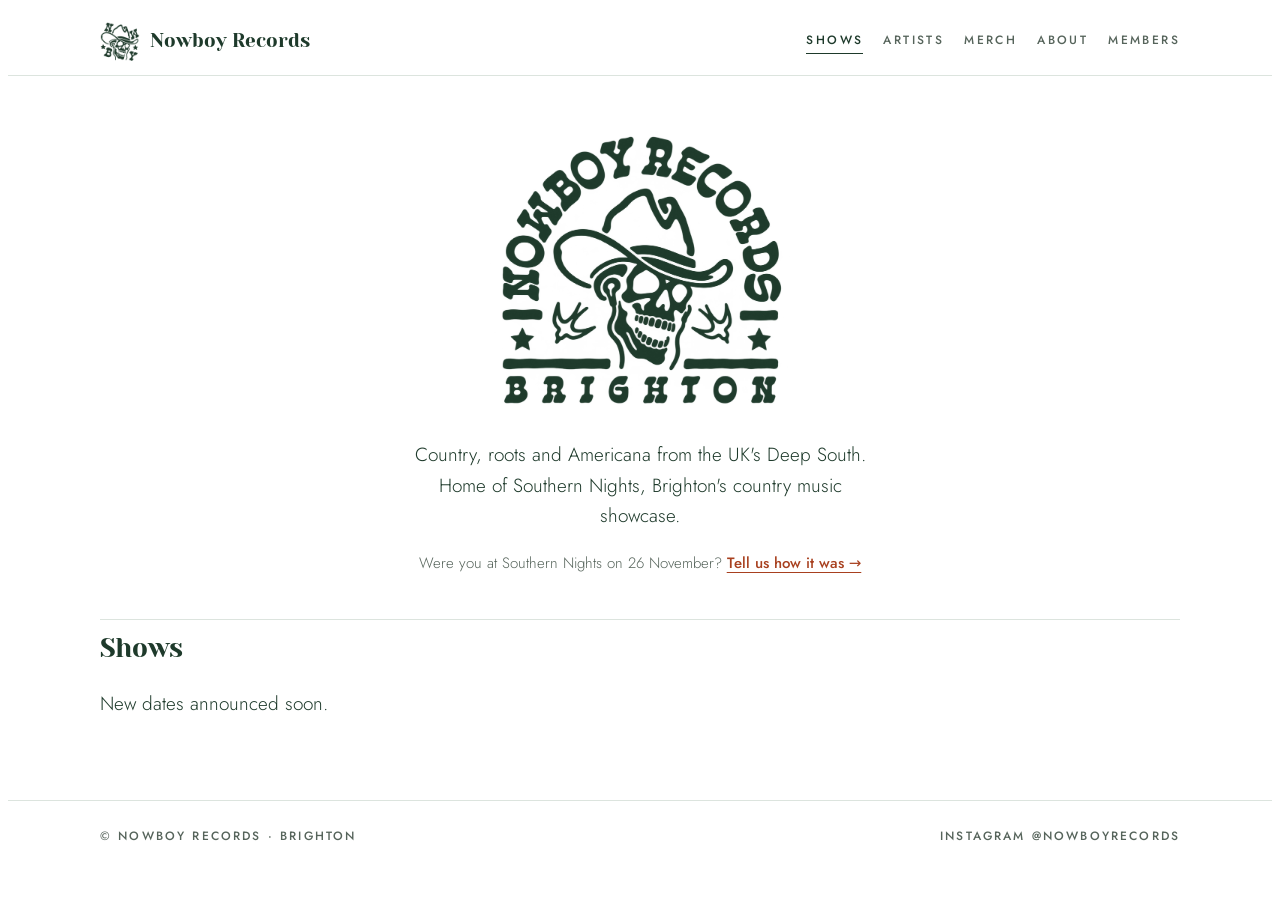
<file: index.html>
<!doctype html>
<html lang="en">
<head>
<meta charset="utf-8">
<meta name="viewport" content="width=device-width, initial-scale=1, viewport-fit=cover">
<link rel="icon" href="favicon.png">
<title>Nowboy Records</title>
<meta name="claude:viewport-fit-sides" content="cover">
<meta name="description" content="Country, roots and Americana from the UK's Deep South. Home of Southern Nights, Brighton's country music showcase.">
<link rel="preconnect" href="https://fonts.googleapis.com">
<link rel="preconnect" href="https://fonts.gstatic.com" crossorigin>
<link rel="stylesheet" href="https://fonts.googleapis.com/css2?family=Jost:wght@300..600&family=Yeseva+One&display=swap">
<link rel="stylesheet" href="site.css">
</head>
<body>
<div class="topbar" id="topbar">
  <div class="wrap">
    <a class="brand" href="index.html"><span class="brand-mark" aria-hidden="true"></span>Nowboy Records</a>
    <nav class="nav"><a href="index.html" aria-current="page">Shows</a><a href="artists.html">Artists</a><a href="merch.html">Merch</a><a href="about.html">About</a><a href="members.html">Members</a></nav>
  </div>
</div>
<header class="masthead">
  <div class="wrap">
    <h1 class="sr">Nowboy Records</h1>
    <div class="logo" role="img" aria-label="Nowboy Records, Brighton"></div>
    <p class="standfirst">Country, roots and Americana from the UK's Deep South. Home of Southern Nights, Brighton's country music showcase.</p>
    <p class="notice">Were you at Southern Nights on 26 November? <a href="https://tally.so/r/8NxpEz" target="_blank" rel="noopener">Tell us how it was &rarr;</a></p>
  </div>
</header>

<main class="wrap">
  <div class="head"><h2>Shows</h2><p class="eyebrow" id="count"></p></div>
  <ul class="shows" id="shows"></ul>
</main>

<script>
/* ===== EDIT YOUR SHOWS HERE =====
   One block per show. Put the poster image in the "posters" folder and
   write its file name in poster (leave "" for a plain card).
   Past shows disappear on their own. */
const SHOWS = [
  {
    name: "Southern Nights",
    date: "2026-11-26",
    time: "7:00pm",
    venue: "Alphabet, Brighton",
    poster: "posters/southern-nights-alphabet.jpg",
    tickets: "https://buytickets.at/nowboyrecords/2424887"
  }
];
/* ===== END OF EDITING ===== */

const esc = s => String(s).replace(/[&<>"]/g, c => ({ "&": "&amp;", "<": "&lt;", ">": "&gt;", '"': "&quot;" }[c]));
const today = new Date(); today.setHours(0, 0, 0, 0);
const fmt = d => d.toLocaleDateString("en-GB", { weekday: "short", day: "numeric", month: "long" });

const upcoming = SHOWS
  .filter(s => new Date(s.date + "T23:59:59") >= today)
  .sort((a, b) => a.date.localeCompare(b.date));

document.getElementById("count").textContent =
  upcoming.length === 1 ? "One date" : upcoming.length ? upcoming.length + " dates" : "";

document.getElementById("shows").innerHTML = upcoming.length ? upcoming.map(s => {
  const when = fmt(new Date(s.date + "T12:00:00"));
  const art = s.poster
    ? `<img src="${esc(s.poster)}" alt="${esc(s.name)} poster" loading="lazy">`
    : `<span class="placeholder"><span class="pname">${esc(s.name)}</span><span class="pwhen">${esc(when)}</span></span>`;
  return `<li class="show"><a href="${esc(s.tickets)}" target="_blank" rel="noopener">
    <span class="poster">${art}</span>
    <h3>${esc(s.name)}</h3>
    <p class="when">${esc(when)} &middot; ${esc(s.time)}<br>${esc(s.venue)}</p>
    <p class="go">Get tickets &rarr;</p>
  </a></li>`;
}).join("") : `<li><p class="standfirst">New dates announced soon.</p></li>`;
</script>
<footer>
  <div class="wrap">
    <span>&copy; Nowboy Records &middot; Brighton</span>
    <a href="https://www.instagram.com/nowboyrecords/" target="_blank" rel="noopener">Instagram @nowboyrecords</a>
  </div>
</footer>
<script>
/* Top bar slides away as you scroll down and comes back as you scroll up. */
(function () {
  var bar = document.getElementById("topbar"), last = window.scrollY, ticking = false;
  function update() {
    var y = window.scrollY;
    if (y > last + 6 && y > 140) bar.classList.add("is-away");
    else if (y < last - 6) bar.classList.remove("is-away");
    last = y; ticking = false;
  }
  addEventListener("scroll", function () {
    if (!ticking) { ticking = true; requestAnimationFrame(update); }
  }, { passive: true });
})();
</script>
</body>
</html>
</file>
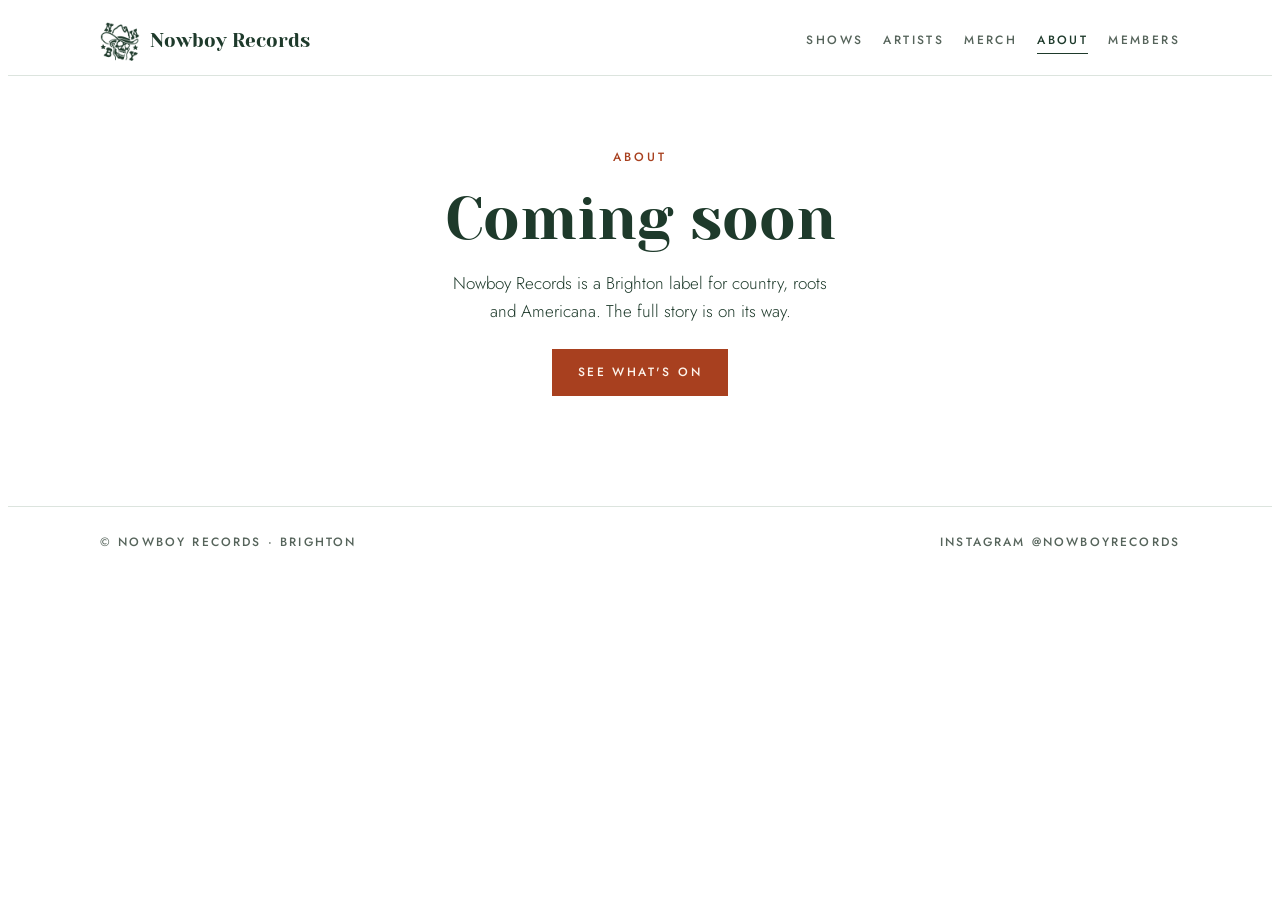
<file: about.html>
<!doctype html>
<html lang="en">
<head>
<meta charset="utf-8">
<meta name="viewport" content="width=device-width, initial-scale=1, viewport-fit=cover">
<link rel="icon" href="favicon.png">
<title>About &middot; Nowboy Records</title>
<meta name="claude:viewport-fit-sides" content="cover">
<meta name="description" content="About Nowboy Records, a Brighton label for country, roots and Americana.">
<link rel="preconnect" href="https://fonts.googleapis.com">
<link rel="preconnect" href="https://fonts.gstatic.com" crossorigin>
<link rel="stylesheet" href="https://fonts.googleapis.com/css2?family=Jost:wght@300..600&family=Yeseva+One&display=swap">
<link rel="stylesheet" href="site.css">
</head>
<body>
<div class="topbar" id="topbar">
  <div class="wrap">
    <a class="brand" href="index.html"><span class="brand-mark" aria-hidden="true"></span>Nowboy Records</a>
    <nav class="nav"><a href="index.html">Shows</a><a href="artists.html">Artists</a><a href="merch.html">Merch</a><a href="about.html" aria-current="page">About</a><a href="members.html">Members</a></nav>
  </div>
</div>
<main class="soon">
  <div class="wrap">
    <p class="eyebrow">About</p>
    <h1>Coming soon</h1>
    <p>Nowboy Records is a Brighton label for country, roots and Americana. The full story is on its way.</p>
    <a class="btn" href="index.html">See what's on</a>
  </div>
</main>
<footer>
  <div class="wrap">
    <span>&copy; Nowboy Records &middot; Brighton</span>
    <a href="https://www.instagram.com/nowboyrecords/" target="_blank" rel="noopener">Instagram @nowboyrecords</a>
  </div>
</footer>
<script>
/* Top bar slides away as you scroll down and comes back as you scroll up. */
(function () {
  var bar = document.getElementById("topbar"), last = window.scrollY, ticking = false;
  function update() {
    var y = window.scrollY;
    if (y > last + 6 && y > 140) bar.classList.add("is-away");
    else if (y < last - 6) bar.classList.remove("is-away");
    last = y; ticking = false;
  }
  addEventListener("scroll", function () {
    if (!ticking) { ticking = true; requestAnimationFrame(update); }
  }, { passive: true });
})();
</script>
</body>
</html>
</file>
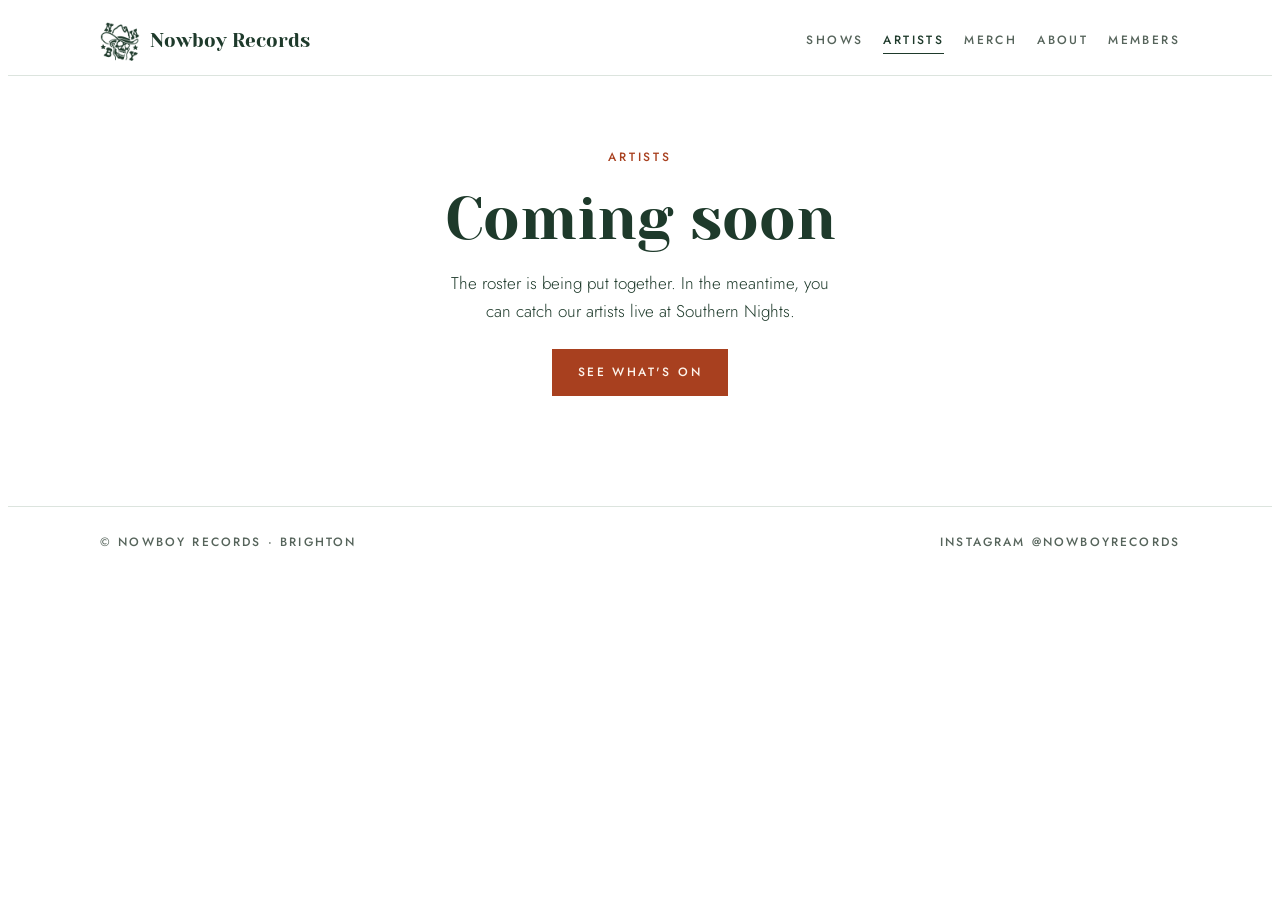
<file: artists.html>
<!doctype html>
<html lang="en">
<head>
<meta charset="utf-8">
<meta name="viewport" content="width=device-width, initial-scale=1, viewport-fit=cover">
<link rel="icon" href="favicon.png">
<title>Artists &middot; Nowboy Records</title>
<meta name="claude:viewport-fit-sides" content="cover">
<meta name="description" content="The Nowboy Records roster. Coming soon.">
<link rel="preconnect" href="https://fonts.googleapis.com">
<link rel="preconnect" href="https://fonts.gstatic.com" crossorigin>
<link rel="stylesheet" href="https://fonts.googleapis.com/css2?family=Jost:wght@300..600&family=Yeseva+One&display=swap">
<link rel="stylesheet" href="site.css">
</head>
<body>
<div class="topbar" id="topbar">
  <div class="wrap">
    <a class="brand" href="index.html"><span class="brand-mark" aria-hidden="true"></span>Nowboy Records</a>
    <nav class="nav"><a href="index.html">Shows</a><a href="artists.html" aria-current="page">Artists</a><a href="merch.html">Merch</a><a href="about.html">About</a><a href="members.html">Members</a></nav>
  </div>
</div>
<main class="soon">
  <div class="wrap">
    <p class="eyebrow">Artists</p>
    <h1>Coming soon</h1>
    <p>The roster is being put together. In the meantime, you can catch our artists live at Southern Nights.</p>
    <a class="btn" href="index.html">See what's on</a>
  </div>
</main>
<footer>
  <div class="wrap">
    <span>&copy; Nowboy Records &middot; Brighton</span>
    <a href="https://www.instagram.com/nowboyrecords/" target="_blank" rel="noopener">Instagram @nowboyrecords</a>
  </div>
</footer>
<script>
/* Top bar slides away as you scroll down and comes back as you scroll up. */
(function () {
  var bar = document.getElementById("topbar"), last = window.scrollY, ticking = false;
  function update() {
    var y = window.scrollY;
    if (y > last + 6 && y > 140) bar.classList.add("is-away");
    else if (y < last - 6) bar.classList.remove("is-away");
    last = y; ticking = false;
  }
  addEventListener("scroll", function () {
    if (!ticking) { ticking = true; requestAnimationFrame(update); }
  }, { passive: true });
})();
</script>
</body>
</html>
</file>
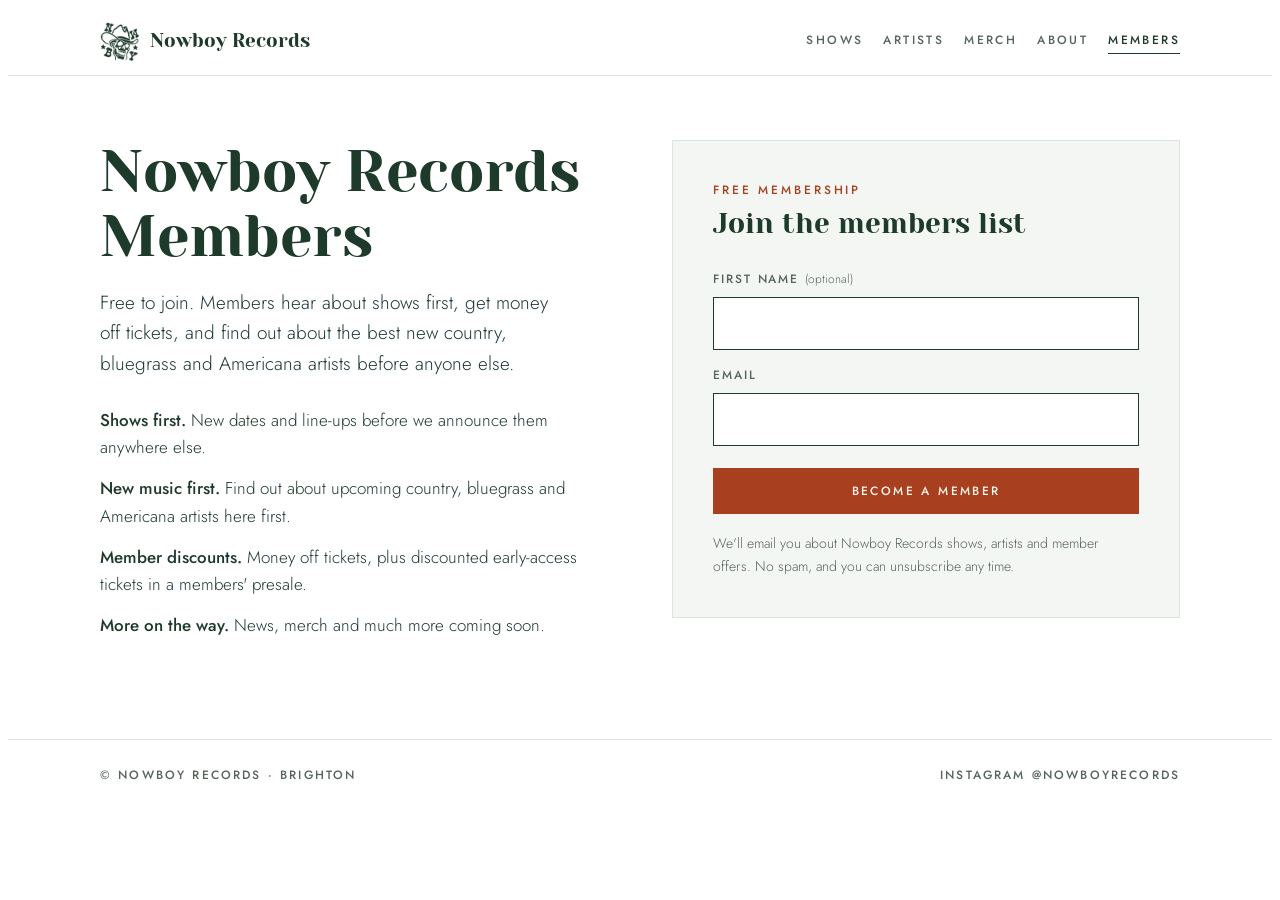
<file: members.html>
<!doctype html>
<html lang="en">
<head>
<meta charset="utf-8">
<meta name="viewport" content="width=device-width, initial-scale=1, viewport-fit=cover">
<link rel="icon" href="favicon.png">
<title>Members &middot; Nowboy Records</title>
<meta name="claude:viewport-fit-sides" content="cover">
<meta name="description" content="Join Nowboy Records Members for free. Hear about Southern Nights shows first, get member discounts on tickets and discover new country, bluegrass and Americana artists.">
<link rel="preconnect" href="https://fonts.googleapis.com">
<link rel="preconnect" href="https://fonts.gstatic.com" crossorigin>
<link rel="stylesheet" href="https://fonts.googleapis.com/css2?family=Jost:wght@300..600&family=Yeseva+One&display=swap">
<link rel="stylesheet" href="site.css">
</head>
<body>
<div class="topbar" id="topbar">
  <div class="wrap">
    <a class="brand" href="index.html"><span class="brand-mark" aria-hidden="true"></span>Nowboy Records</a>
    <nav class="nav"><a href="index.html">Shows</a><a href="artists.html">Artists</a><a href="merch.html">Merch</a><a href="about.html">About</a><a href="members.html" aria-current="page">Members</a></nav>
  </div>
</div>
<main class="members">
  <div class="wrap">
    <div class="members-intro">
      <h1>Nowboy Records Members</h1>
      <p class="standfirst">Free to join. Members hear about shows first, get money off tickets,
        and find out about the best new country, bluegrass and Americana artists before anyone else.</p>
      <ul class="perks">
        <li><strong>Shows first.</strong> New dates and line-ups before we announce them anywhere else.</li>
        <li><strong>New music first.</strong> Find out about upcoming country, bluegrass and Americana artists here first.</li>
        <li><strong>Member discounts.</strong> Money off tickets, plus discounted early-access tickets in a members' presale.</li>
        <li><strong>More on the way.</strong> News, merch and much more coming soon.</li>
      </ul>
    </div>

    <div class="join-card" id="join">
      <div class="join-step">
        <p class="eyebrow">Free membership</p>
        <h2>Join the members list</h2>
        <form class="join-form" id="join-form" method="post" action="https://nowboyrecords.us1.list-manage.com/subscribe/post?u=42f1c02f9e0e5dbaa20bc704c&amp;id=fa8359bae5" target="_self" novalidate>
          <label for="join-name">First name <span class="opt">(optional)</span></label>
          <input id="join-name" type="text" name="FNAME" autocomplete="given-name">
          <label for="join-email">Email</label>
          <input id="join-email" type="email" name="EMAIL" autocomplete="email" required>
          <div aria-hidden="true" style="position:absolute;left:-5000px"><input type="text" name="b_42f1c02f9e0e5dbaa20bc704c_fa8359bae5" tabindex="-1" value=""></div>
          <p class="join-err" id="join-err" role="alert" hidden></p>
          <button type="submit" class="btn">Become a member</button>
          <p class="small">We'll email you about Nowboy Records shows, artists and member offers.
            No spam, and you can unsubscribe any time.</p>
        </form>
      </div>
      <div class="join-done" hidden tabindex="-1">
        <p class="eyebrow">Welcome in</p>
        <h2 id="join-head">You're a member</h2>
        <p id="join-msg">Thanks for joining. We'll be in touch when there's something worth hearing about.</p>
        <a class="btn" href="index.html">See what's on</a>
      </div>
    </div>
  </div>
</main>

<script>
/* Sends the signup to Mailchimp in the background and shows the answer here.
   If scripts are off, the form posts to Mailchimp's own page in a new tab. */
(function () {
  var form = document.getElementById("join-form"), card = document.getElementById("join"),
      err = document.getElementById("join-err"), btn = form.querySelector("button");
  function fallback() {
    /* Background route didn't answer: send the form to Mailchimp's own page instead. */
    form.target = "_self";
    HTMLFormElement.prototype.submit.call(form);
  }
  function fail(msg) {
    err.textContent = msg; err.hidden = false;
    btn.disabled = false; btn.textContent = "Become a member";
  }
  form.addEventListener("submit", function (e) {
    e.preventDefault();
    var email = form.EMAIL.value.trim();
    if (!/^[^@\s]+@[^@\s]+\.[^@\s]+$/.test(email)) { fail("Please enter a valid email address."); return; }
    err.hidden = true; btn.disabled = true; btn.textContent = "Joining...";
    var cb = "nbJoin" + Date.now(), s = document.createElement("script"), done = false;
    var timer = setTimeout(function () {
      if (done) return; done = true; window[cb] = function () {}; s.remove();
      fallback();
    }, 6000);
    window[cb] = function (r) {
      if (done) return; done = true; clearTimeout(timer); delete window[cb]; s.remove();
      var msg = String(r && r.msg || "").replace(/^\d+\s*-\s*/, "").replace(/<[^>]*>/g, "");
      if (r && r.result === "success") {
        if (/confirm/i.test(msg)) {
          document.getElementById("join-head").textContent = "Check your inbox";
          document.getElementById("join-msg").textContent =
            "Nearly there. We've sent you an email: click the link in it to confirm your membership.";
        }
        card.querySelector(".join-step").hidden = true;
        var d = card.querySelector(".join-done"); d.hidden = false; d.focus();
      } else if (/already subscribed/i.test(msg)) {
        card.querySelector(".join-step").hidden = true;
        document.getElementById("join-msg").textContent = "You're already on the list. Good to have you.";
        var d2 = card.querySelector(".join-done"); d2.hidden = false; d2.focus();
      } else if (/valid|email/i.test(msg)) {
        fail(msg);
      } else {
        fallback();
      }
    };
    var q = "u=42f1c02f9e0e5dbaa20bc704c&id=fa8359bae5&c=" + cb +
            "&EMAIL=" + encodeURIComponent(email) +
            "&FNAME=" + encodeURIComponent(form.FNAME.value.trim()) +
            "&b_42f1c02f9e0e5dbaa20bc704c_fa8359bae5=" + encodeURIComponent(form["b_42f1c02f9e0e5dbaa20bc704c_fa8359bae5"].value);
    s.src = "https://nowboyrecords.us1.list-manage.com/subscribe/post-json?" + q;
    s.onerror = function () { if (done) return; done = true; clearTimeout(timer); window[cb] = function () {}; fallback(); };
    document.body.appendChild(s);
  });
})();
</script>
<footer>
  <div class="wrap">
    <span>&copy; Nowboy Records &middot; Brighton</span>
    <a href="https://www.instagram.com/nowboyrecords/" target="_blank" rel="noopener">Instagram @nowboyrecords</a>
  </div>
</footer>
<script>
/* Top bar slides away as you scroll down and comes back as you scroll up. */
(function () {
  var bar = document.getElementById("topbar"), last = window.scrollY, ticking = false;
  function update() {
    var y = window.scrollY;
    if (y > last + 6 && y > 140) bar.classList.add("is-away");
    else if (y < last - 6) bar.classList.remove("is-away");
    last = y; ticking = false;
  }
  addEventListener("scroll", function () {
    if (!ticking) { ticking = true; requestAnimationFrame(update); }
  }, { passive: true });
})();
</script>
</body>
</html>
</file>
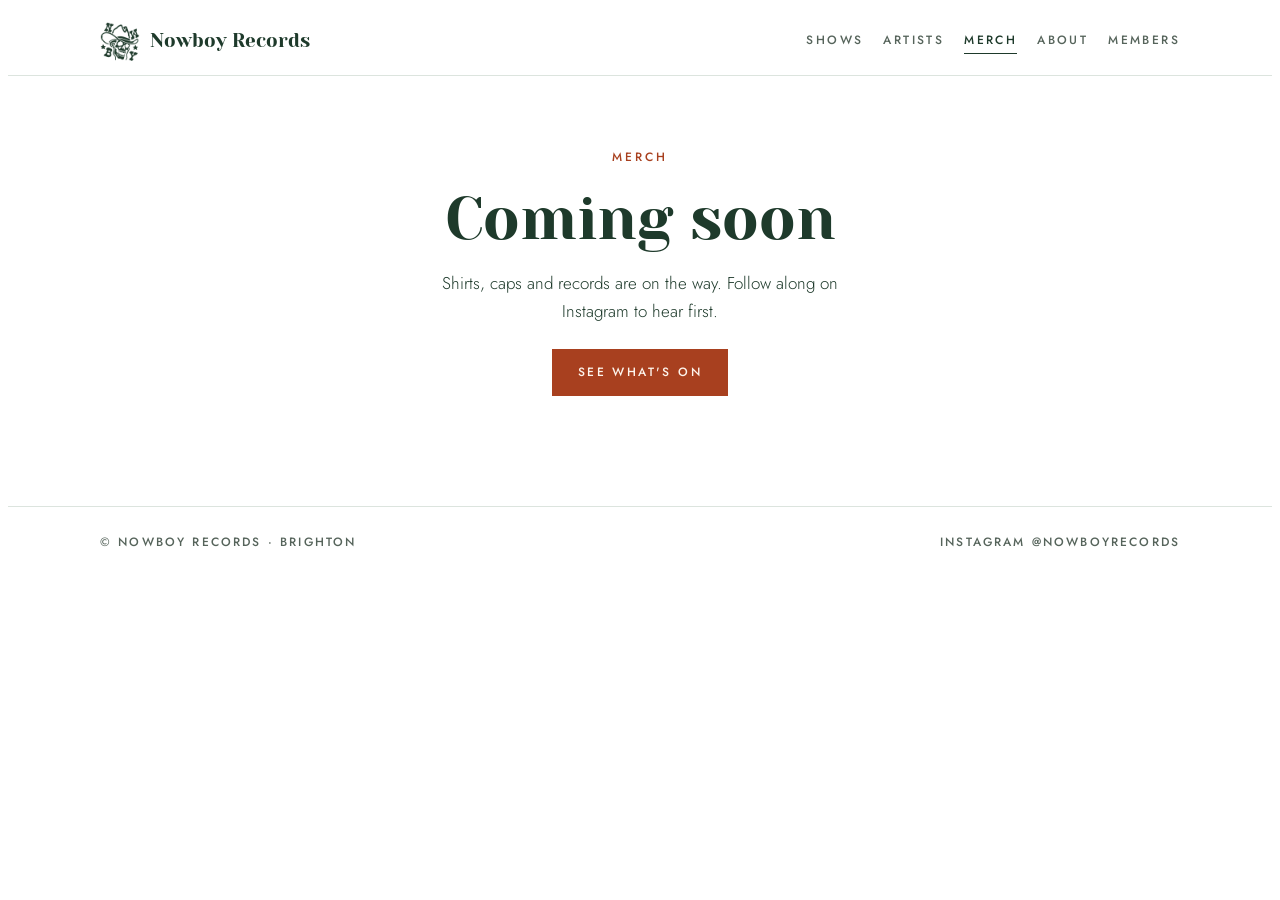
<file: merch.html>
<!doctype html>
<html lang="en">
<head>
<meta charset="utf-8">
<meta name="viewport" content="width=device-width, initial-scale=1, viewport-fit=cover">
<link rel="icon" href="favicon.png">
<title>Merch &middot; Nowboy Records</title>
<meta name="claude:viewport-fit-sides" content="cover">
<meta name="description" content="Nowboy Records merch. Coming soon.">
<link rel="preconnect" href="https://fonts.googleapis.com">
<link rel="preconnect" href="https://fonts.gstatic.com" crossorigin>
<link rel="stylesheet" href="https://fonts.googleapis.com/css2?family=Jost:wght@300..600&family=Yeseva+One&display=swap">
<link rel="stylesheet" href="site.css">
</head>
<body>
<div class="topbar" id="topbar">
  <div class="wrap">
    <a class="brand" href="index.html"><span class="brand-mark" aria-hidden="true"></span>Nowboy Records</a>
    <nav class="nav"><a href="index.html">Shows</a><a href="artists.html">Artists</a><a href="merch.html" aria-current="page">Merch</a><a href="about.html">About</a><a href="members.html">Members</a></nav>
  </div>
</div>
<main class="soon">
  <div class="wrap">
    <p class="eyebrow">Merch</p>
    <h1>Coming soon</h1>
    <p>Shirts, caps and records are on the way. Follow along on Instagram to hear first.</p>
    <a class="btn" href="index.html">See what's on</a>
  </div>
</main>
<footer>
  <div class="wrap">
    <span>&copy; Nowboy Records &middot; Brighton</span>
    <a href="https://www.instagram.com/nowboyrecords/" target="_blank" rel="noopener">Instagram @nowboyrecords</a>
  </div>
</footer>
<script>
/* Top bar slides away as you scroll down and comes back as you scroll up. */
(function () {
  var bar = document.getElementById("topbar"), last = window.scrollY, ticking = false;
  function update() {
    var y = window.scrollY;
    if (y > last + 6 && y > 140) bar.classList.add("is-away");
    else if (y < last - 6) bar.classList.remove("is-away");
    last = y; ticking = false;
  }
  addEventListener("scroll", function () {
    if (!ticking) { ticking = true; requestAnimationFrame(update); }
  }, { passive: true });
})();
</script>
</body>
</html>
</file>
<file: site.css>
/* Nowboy Records — clean white ground with deep country green for the brand
   and the reading text, and rodeo rust kept for buttons and calls to action. */
:root {
  --paper:  #FFFFFF;   /* white */
  --raised: #F3F6F3;   /* a touch off-white, behind cards and posters */
  --ink:    #1E3A2B;   /* deep country green: headings and reading text */
  --olive:  #1E3A2B;   /* the logo colour (same green) */
  --rust:   #A8401F;   /* the pop: buttons and calls to action */
  --muted:  #56645B;
  --line:   #DCE4DE;
  --display: "Yeseva One", Windsor, Georgia, serif;
  --body: "Jost", system-ui, -apple-system, "Helvetica Neue", sans-serif;
  color-scheme: light;
}

* { box-sizing: border-box; }
body {
  background: var(--paper); color: var(--ink);
  font-family: var(--body); font-size: 17px; font-weight: 300; line-height: 1.6;
  -webkit-font-smoothing: antialiased;
}
/* paints the strip behind a phone's status bar so nothing scrolls into it */
body::before { content: ""; position: fixed; inset: 0 0 auto; height: env(safe-area-inset-top, 0px); z-index: 30; background: var(--paper); }
a { color: inherit; }
a:focus-visible { outline: 2px solid var(--rust); outline-offset: 3px; }
h1, h2, h3 { font-family: var(--display); font-weight: 400; color: var(--ink); text-wrap: balance; margin: 0; line-height: 1.12; }

.wrap {
  max-width: 1120px; margin: 0 auto;
  padding-left: max(20px, env(safe-area-inset-left, 0px));
  padding-right: max(20px, env(safe-area-inset-right, 0px));
}
.eyebrow { font-size: 12px; font-weight: 500; letter-spacing: .24em; text-transform: uppercase; color: var(--rust); margin: 0; }
.sr { position: absolute; width: 1px; height: 1px; overflow: hidden; clip: rect(0 0 0 0); }

/* Top bar — sticks, hides on the way down, comes back on the way up */
.topbar {
  position: sticky; top: env(safe-area-inset-top, 0px); z-index: 20;
  background: var(--paper); border-bottom: 1px solid var(--line);
  transition: transform .28s ease;
}
.topbar.is-away { transform: translateY(-115%); }
.topbar .wrap { display: flex; align-items: center; justify-content: space-between; gap: 16px 24px; flex-wrap: wrap; padding-block: 14px; }
.brand { display: inline-flex; align-items: center; gap: 10px; font-family: var(--display); font-size: 19px; color: var(--ink); text-decoration: none; white-space: nowrap; }
.brand-mark { width: 40px; height: 39px; flex: none; background: var(--olive);
  -webkit-mask: url(logo-mark.png) center / contain no-repeat;
          mask: url(logo-mark.png) center / contain no-repeat; }
.nav { display: flex; gap: 20px; flex-wrap: wrap; }
.nav a { font-size: 12px; font-weight: 500; letter-spacing: .2em; text-transform: uppercase; text-decoration: none; color: var(--muted); padding-block: 2px; }
.nav a:hover { color: var(--rust); }
.nav a[aria-current="page"] { color: var(--ink); border-bottom: 1px solid var(--ink); }

/* Masthead */
.masthead .wrap { padding-block: 52px 44px; display: grid; justify-items: center; text-align: center; gap: 20px; }
.logo {
  width: min(300px, 70vw); aspect-ratio: 800 / 779;
  background: var(--olive);
  -webkit-mask: url(logo-full.png) center / contain no-repeat;
          mask: url(logo-full.png) center / contain no-repeat;
}
.standfirst { max-width: 42ch; margin: 0; font-size: 19px; }

/* Section heads */
.head { display: flex; align-items: baseline; justify-content: space-between; gap: 16px; flex-wrap: wrap;
        border-top: 1px solid var(--line); padding-top: 14px; margin-bottom: 26px; }
.head h2 { font-size: 26px; }

/* Show tiles */
.shows { list-style: none; margin: 0; padding: 0 0 80px; display: grid; gap: 30px 24px;
         grid-template-columns: repeat(auto-fill, minmax(min(100%, 210px), 1fr)); }
.show a { display: grid; gap: 10px; text-decoration: none; }
.show h3 { font-size: 21px; }
.show .when { margin: 0; font-size: 14px; color: var(--muted); line-height: 1.45; }
.show .go { font-size: 11px; font-weight: 500; letter-spacing: .2em; text-transform: uppercase; color: var(--rust); margin: 2px 0 0; }
.show a:hover .go { text-decoration: underline; text-underline-offset: 4px; }

.poster { display: block; width: 100%; max-width: 100%; aspect-ratio: 3 / 4; overflow: hidden;
          background: var(--raised); border: 1px solid var(--line); transition: transform .2s ease; }
.poster img { width: 100%; height: 100%; object-fit: cover; display: block; }
.show a:hover .poster { transform: translateY(-3px); }
.placeholder { width: 100%; height: 100%; display: flex; flex-direction: column; align-items: center; justify-content: center;
               gap: 8px; text-align: center; padding: 18px; color: var(--ink); }
.placeholder .pname { font-family: var(--display); font-size: clamp(22px, 4vw, 28px); line-height: 1.1; }
.placeholder .pwhen { font-size: 11px; letter-spacing: .16em; text-transform: uppercase; color: var(--muted); }

/* Coming soon pages */
.soon .wrap { padding-block: 72px 110px; display: grid; justify-items: center; text-align: center; gap: 18px; }
.soon h1 { font-size: clamp(38px, 8vw, 60px); }
.soon p { max-width: 40ch; margin: 0; }
.btn { display: inline-block; font-size: 12px; font-weight: 500; letter-spacing: .2em; text-transform: uppercase;
       background: var(--rust); color: #FDF4EC; padding: 14px 26px; text-decoration: none; margin-top: 6px; }
.btn:hover { background: var(--ink); }

/* Members page */
.members .wrap { padding-block: 64px 100px; display: grid; gap: 48px 64px; align-items: start;
                 grid-template-columns: repeat(auto-fit, minmax(min(100%, 340px), 1fr)); }
.members h1 { font-size: clamp(38px, 7vw, 58px); margin-bottom: 18px; }
.members-intro .standfirst { margin-bottom: 28px; }
.perks { list-style: none; margin: 0; padding: 0; display: grid; gap: 14px; }
.perks li { margin: 0; }
.perks strong { font-weight: 500; color: var(--olive); }
.join-card { background: var(--raised); border: 1px solid var(--line); padding: clamp(24px, 5vw, 40px); }
.join-card h2 { font-size: 28px; margin: 8px 0 22px; }
.join-form { display: grid; gap: 8px; }
.join-form label { font-size: 12px; font-weight: 500; letter-spacing: .16em; text-transform: uppercase; color: var(--muted); margin-top: 8px; }
.join-form .opt { text-transform: none; letter-spacing: 0; font-weight: 300; }
.join-form input { font: inherit; font-size: 17px; color: var(--ink); background: var(--paper);
                   border: 1px solid var(--olive); border-radius: 0; padding: 12px 14px; width: 100%; }
.join-form input:focus-visible { outline: 2px solid var(--rust); outline-offset: 1px; }
.join-form .btn { border: 0; cursor: pointer; margin-top: 14px; font-family: var(--body); }
.join-form .small, .join-done p { font-size: 14px; color: var(--muted); margin: 10px 0 0; }
.join-done .btn { margin-top: 20px; }
.join-done:focus { outline: none; }
.join-err { margin: 6px 0 0; font-size: 14px; font-weight: 500; color: var(--rust); }

footer { border-top: 1px solid var(--line); }
footer .wrap { padding-block: 26px 44px; display: flex; flex-wrap: wrap; gap: 10px 32px; justify-content: space-between;
               font-size: 12px; font-weight: 500; letter-spacing: .18em; text-transform: uppercase; color: var(--muted); }
footer a { text-decoration: none; }
footer a:hover { color: var(--rust); }

@media (prefers-reduced-motion: reduce) { * { transition: none !important; } }

/* One-line notice under the masthead (e.g. post-show feedback) */
.notice { margin: 0; font-size: 15px; color: var(--muted); }
.notice a { color: var(--rust); font-weight: 500; text-underline-offset: 4px; }
</file>
